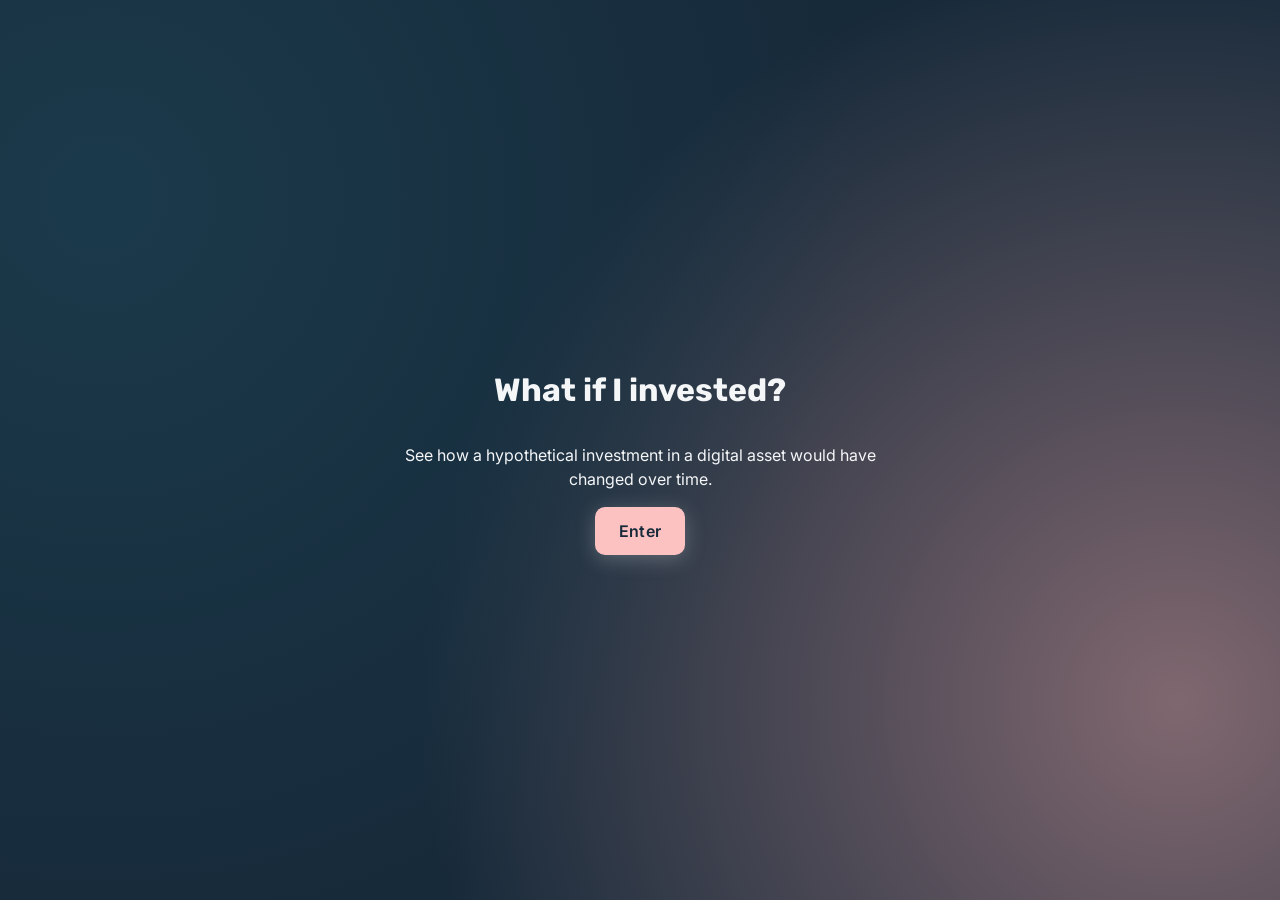
<file: index.html>
<!DOCTYPE html>
<html lang="en">
  <head>
    <meta charset="UTF-8" />
    <meta name="viewport" content="width=device-width, initial-scale=1.0" />
    <title>What if I invested?</title>

    <link rel="preconnect" href="https://fonts.googleapis.com">
    <link rel="preconnect" href="https://fonts.gstatic.com" crossorigin>
    <link href="https://fonts.googleapis.com/css2?family=Inter:wght@400;500;600&family=Rubik:wght@500;700&display=swap" rel="stylesheet">
    <link rel="icon" href="data:,">

    <link rel="stylesheet" href="./style.css" />
  </head>

  <body>
    <main class="landing">
      <h1>What if I invested?</h1>
      <p class="subtitle">See how a hypothetical investment in a digital asset would have changed over time.</p>
      <a href="calculator.html" class="calculate-btn">Enter</a>
    </main>
  </body>
</html>
</file>
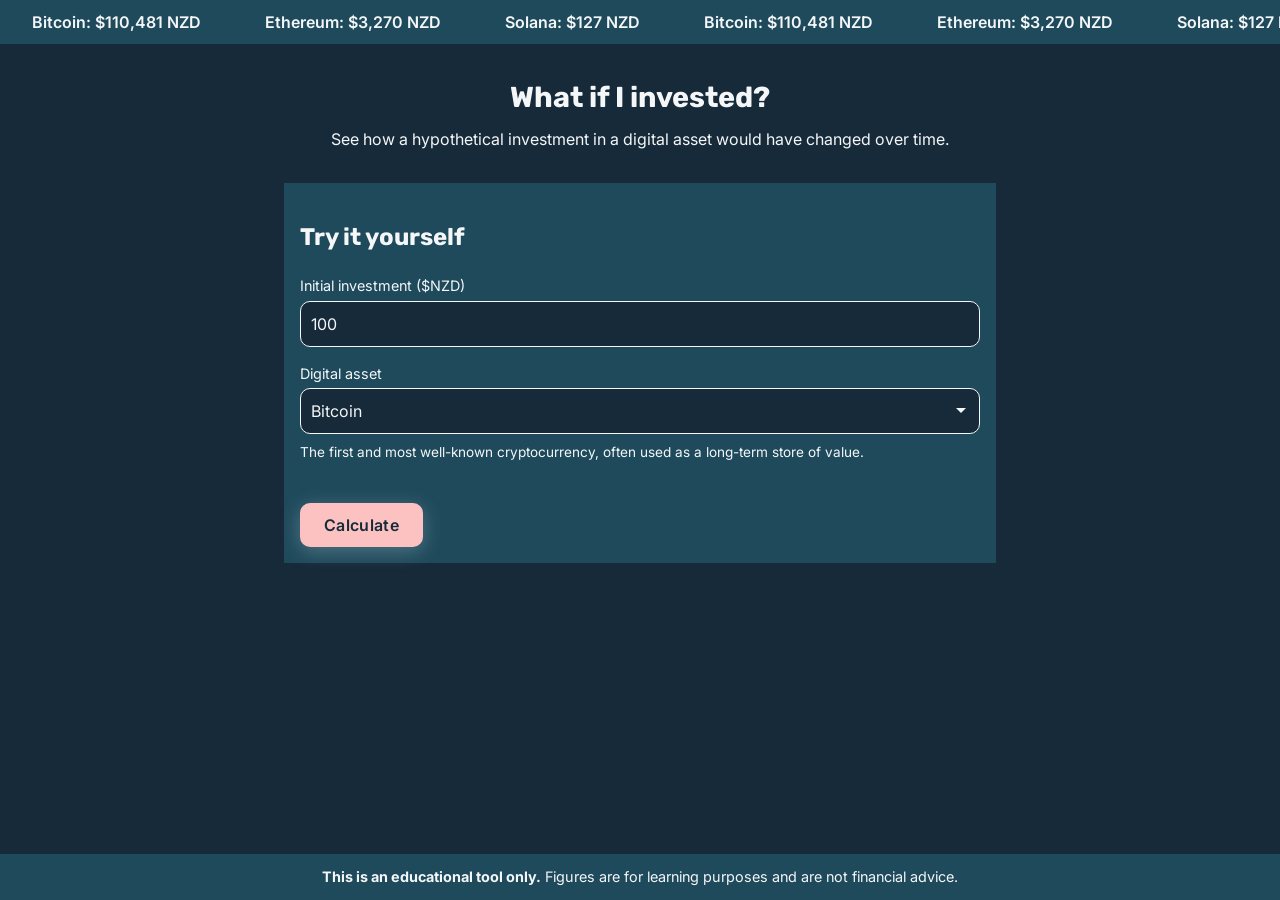
<file: calculator.html>
<!DOCTYPE html>
<html lang="en">
  <head>
    <meta charset="UTF-8" />
    <!-- This makes the page render properly on mobile widths instead of zoomed-out desktop view -->
    <meta name="viewport" content="width=device-width, initial-scale=1.0" />
    <title>What if I invested?</title>

    <!-- Preconnect makes the Google Fonts request faster -->
    <link rel="preconnect" href="https://fonts.googleapis.com">
    <link rel="preconnect" href="https://fonts.gstatic.com" crossorigin>
    <!-- Loads Inter (for the body text) and Rubik (for the headings) -->
    <link href="https://fonts.googleapis.com/css2?family=Inter:wght@400;500;600&family=Rubik:wght@500;700&display=swap" rel="stylesheet">
    <link rel="icon" href="data:,">

    <link rel="stylesheet" href="./style.css" />
  </head>

  <body>
    <div class="price-ticker" aria-hidden="true">
  <div class="ticker-track" id="ticker-track"></div>
</div>
    

    <header class="site-header">
      <h1>What if I invested?</h1>
      <p class="subtitle">See how a hypothetical investment in a digital asset would have changed over time.</p>
    </header>


    <main id="app">
      <!-- Input panel: investment amount and asset selector -->
      <section class="input-panel" aria-labelledby="input-heading">
        <h2 id="input-heading">Try it yourself</h2>
        <form id="investment-form">
          <div class="field">
            <label for="amount">Initial investment ($NZD)</label>
            <input type="number" id="amount" name="amount" min="1" step="1" value="100" required />
          </div>
          <div class="field">
            <label for="asset">Digital asset</label>
            <!-- This is filled in automatically by script.js -->
            <select id="asset" name="asset" required>
              <option value="" disabled selected>Select an asset</option>
            </select>
            <p id="asset-description" class="asset-description" aria-live="polite"></p>
          </div>
          <button type="submit" class="calculate-btn" id="calculate-btn">Calculate</button>
        </form>
      </section>

      <!-- aria-live means screen readers announce this when it changes (loading/error states) -->
      <p id="status-message" class="status-message" aria-live="polite"></p>


      <p id="calculation-announcement" class="visually-hidden" aria-live="polite"></p>

      <!-- Result cards get injected here by script.js -->
      <section class="results-dashboard hidden" id="results-dashboard" aria-labelledby="results-heading">
  <div class="results-header">
    <h2 id="results-heading">Results</h2>
    <p id="data-status-badge" class="status-badge" aria-live="polite"></p>
  </div>
  <p class="results-note" role="note">Hypothetical results for learning only. Not financial advice.</p>
  <div class="cards" id="results-cards"></div>
  <div class="chart-container" id="results-chart" aria-hidden="true">
    <div id="tradingview-wrap" class="tradingview-widget-container">
      <p class="chart-heading">Price history (real market data)</p>
      <div id="tradingview-chart"></div>
      </div>
      <div id="bar-chart"></div>
    </div>

    </section>
    </main>

<!-- Disclaimer banner which covers the ethical messaging implication (figures are not financial advice) -->
    <div class="disclaimer" role="note">
      <p><strong>This is an educational tool only.</strong> Figures are for learning purposes and are not financial advice.</p>
    </div>


    <!-- defer means this runs after the HTML has fully loaded -->
    <script src="./script.js" defer></script>
    <script src="https://s3.tradingview.com/tv.js" defer></script>
  </body>
</html>
</file>
<file: style.css>
/* Below is an example of custom properties - this is one of the two advanced techniques */
:root {
  --bg-page: #172A3A;     /* deep space blue background for the page */
  --bg-card: #1E4A5C;    /* lighter blue for cards, to make them stand out */
  --text-main: #F4F6F8; /* platinum for main text, to reduce eye strain */
  --text-muted: #9EA3B0; /* cool steel */
  --accent: #FCC2C2; /* distint pink for branding */
  --accent-hover: #E8a5A5; /* slightly darker pink for hover state */
  --radius: 10px;
  --spacing: 8px;
  --positive: #7FD98A; /* green colour-coding for gains */
  --negative: #E88C7D; /* red colour-coding for losses, but also avoids clashing with the colour palette */
}

* { box-sizing: border-box; } /* this makes the padding not ruin the element's width */

body {
  margin: 0;
  min-height: 100vh;
  display: flex;
  flex-direction: column;
  background: var(--bg-page);
  color: var(--text-main);
  font-family: "Inter", system-ui, sans-serif;
  line-height: 1.5;
}

h1, h2, h3, .card-title {
  font-family: "Rubik", "Inter", sans-serif; /* headings use the display font */
}

.disclaimer {
  background: var(--bg-card);
  color: var(--text-main);
  text-align: center;
  padding: calc(var(--spacing) * 1.5);
  font-size: 0.9rem;
  margin-top: auto;
}
.disclaimer p { margin: 0; }

.site-header {
  padding: calc(var(--spacing) * 4) calc(var(--spacing) * 3);
  text-align: center;
}
.site-header h1 { margin: 0 0 var(--spacing) 0; font-size: 1.8rem; }
.subtitle { color: var(--text-main); margin: 0; }


.landing {
  position: relative;
  overflow: hidden;
  min-height: 100vh;
  max-width: none;
  margin: 0;
  display: flex;
  flex-direction: column;
  align-items: center;
  justify-content: center;
  text-align: center;
  gap: calc(var(--spacing) * 1);
  padding: calc(var(--spacing) * 3);
}

.landing::before {
  content: "";
  position: absolute;
  inset: -20%;
  background:
  radial-gradient(circle at 20% 30%, var(--bg-card) 0%, transparent 45%),
  radial-gradient(circle at 80% 70%, var(--accent-hover) 0%, transparent 45%);
  opacity: 0.5;
  animation: drift 14s ease-in-out infinite alternate;
  z-index: 0;
}


.landing h1,
.landing .subtitle,
.landing .calculate-btn {
  position: relative;
  z-index: 1; /* keeps the content above the animated background */
}

@keyframes drift {
  from { transform: translate(-4%, -3%) scale(1); }
  to { transform: translate(4%, 3%) scale(1.12); }
}


@media (prefers-reduced-motion: reduce) {
  .landing::before { animation: none; }
}


.landing .subtitle {
  max-width: 500px;
  margin: 0;
}


.price-ticker {
  width: 100%;
  overflow: hidden;
  background: var(--bg-card);
  padding: calc(var(--spacing) * 1.25) 0;
  min-height: 44px;
}

.ticker-track {
  display: inline-flex;
  white-space: nowrap;
  animation: ticker-scroll 18s linear infinite;
  will-change: transform;
}

.visually-hidden {
  position: absolute;
  width: 1px;
  height: 1px;
  padding: 0;
  margin: -1px;
  overflow: hidden;
  clip: rect(0, 0, 0, 0);
  white-space: nowrap;
  border: 0;
}



.ticker-item {
  flex-shrink: 0;
  padding: 0 calc(var(--spacing) * 4);
  font-weight: 600;
  color: var(--text-main);
}
@keyframes ticker-scroll {
  from { transform: translateX(0); }
  to { transform: translateX(-33.333%); }
}

/* This respects users who have asked their OS/browser to reduce motion */
@media (prefers-reduced-motion: reduce) {
  .ticker-track { animation: none; }
}

/* The interface will be displayed as a column by default */
main {
  display: flex;
  flex-direction: column;
  gap: calc(var(--spacing) * 3);
  padding: 0 calc(var(--spacing) * 3) calc(var(--spacing) * 6);
  width: 100%;
  max-width: 900px;
  margin: 0 auto;
}

.input-panel, .results-dashboard {
  background: var(--bg-card);
  border-radius: 0;
  padding: calc(var(--spacing) * 3);
}

.field { display: flex; flex-direction: column; gap: 4px; margin-bottom: calc(var(--spacing) * 2); }
label { font-size: 0.9rem; color: var(--text-main); }

input, select, button {
  font-family: "Inter", sans-serif;
  font-size: 1rem;
  padding: calc(var(--spacing) * 1.5) calc(var(--spacing) * 1.25); /* more vertical padding */
  min-height: 44px; /* this makes sure the touch target meets the accessibility minimum of 44px */
  border-radius: var(--radius);
  border: 1px solid var(--text-main);
  background: var(--bg-page);
  color: var(--text-main);
}

select {
  appearance: none;
  -webkit-appearance: none;
  background-image: url("data:image/svg+xml,%3Csvg xmlns='http://www.w3.org/2000/svg' width='12' height='8' viewBox='0 0 12 8'%3E%3Cpath fill='%23f4f6f8' d='M1 1l5 5 5-5'/%3E%3C/svg%3E");
  background-repeat: no-repeat;
  background-position: right calc(var(--spacing) * 1.5) center;
  padding-right: calc(var(--spacing) * 4); /* room for the arrow */
  cursor: pointer;
  transition: border-color 0.2s ease, box-shadow 0.2s ease;
}

select:hover {
  border-color: var(--accent);
}


button {
  background: var(--accent);
  color: var(--bg-page);
  border: none;
  cursor: pointer;
  font-weight: 600;
  transition: background 0.2s ease;
}


button:hover {
  background: var(--accent-hover);
}


.calculate-btn {
  background-color: var(--accent);
  color: var(--bg-page);
  border: none;
  padding: calc(var(--spacing) * 1.5) calc(var(--spacing) * 3);
  min-height: 44px;
  margin-top: calc(var(--spacing) * 1); /* small gap so the hover lift has room */
  border-radius: var(--radius);
  font-family: "Inter", sans-serif;
  font-weight: 600;
  font-size: 1rem;
  letter-spacing: 0.02em;
  cursor: pointer;
  box-shadow: 0 4px 20px rgba(244, 246, 248, 0.25);
  transition: transform 0.2s ease, box-shadow 0.2s ease, background-color 0.2s ease;
  display: inline-block;
  text-decoration: none;
}

.calculate-btn:hover {
  background-color: var(--accent-hover);
  transform: translateY(-2px);
  box-shadow: 0 8px 28px rgba(244, 246, 248, 0.35);
}

.calculate-btn:disabled {
  opacity: 0.7;
  cursor: not-allowed;
  transform: none;
}

.calculate-btn:active {
  transform: translateY(0);
  box-shadow: 0 2px 10px rgba(244, 246, 248, 0.2);
}

/* Visible focus indicator for keyboard users. This demonstrates accessibility */
input:focus-visible,
select:focus-visible,
button:focus-visible {
  outline: 3px solid var(--accent);
  outline-offset: 2px;
  border-radius: var(--radius);
}


.status-message { min-height: 0; margin: 0;color: var(--text-main); }

.results-header {
  display: flex;
  align-items: center;
  justify-content: space-between;
  flex-wrap: wrap;
  gap: calc(var(--spacing) * 0.5);
}

.status-badge {
  display: inline-flex;
  align-items: center;
  gap: 6px;
  font-size: 0.75rem;
  font-weight: 600;
  color: var(--text-main);
  padding: 4px 10px;
  border-radius: calc(var(--radius) / 2);
  margin: 0;
}

.status-badge::before {
  content: "";
  width: 8px;
  height: 8px;
  border-radius: 50%;
  background: var(--text-main);
  flex-shrink: 0;
}

.status-badge.live::before {
  background: var(--accent);
}

.status-badge.fallback::before {
  background: var(--negative);
}



.card {
  background: var(--bg-page);
  color: var(--text-main);
  border-radius: 0;
  padding: calc(var(--spacing) * 2.5);
  margin: calc(var(--spacing) * 1.25);
  transition: box-shadow 0.25s ease;
}

.card:hover {
  box-shadow: 0 0 0 1px var(--accent), 0 10px 30px rgba(244, 246, 248, 0.25);
}


.card p { margin: 4px 0; }

/* this is the colour-coding for gain vs loss, based on user feedback that the plain text didn't stand out enough */
.positive { color: var(--positive); font-weight: 600; }
.negative { color: var(--negative); font-weight: 600; }

.asset-description {
  font-size: 0.85rem;
  color: var(--text-main);
  margin-top: 4px;
  margin-bottom: calc(var(--spacing) * 2);
}


.chart-container {
  margin-top: calc(var(--spacing) * 5);
  padding: calc(var(--spacing) * 2);
}

#tradingview-chart {
  height: 400px;
  width: 100%;
}

.chart-heading {
  font-size: 0.9rem;
  color: var(--text-main);
  margin: 0 0 calc(var(--spacing) * 3) 0;
}

.chart-bars {
  display: flex;
  align-items: flex-end;
  gap: calc(var(--spacing) * 3);
  height: 160px;
}

.chart-bar-wrap {
  flex: 1;
  display: flex;
  flex-direction: column;
  align-items: center;
  height: 100%;
  justify-content: flex-end;
}

.chart-bar-value {
  font-size: 1rem;
  font-weight: 700;
  color: var(--text-main);
  margin-bottom: calc(var(--spacing) * 1);
  letter-spacing: 0.01em;
}

.chart-bar {
  width: 100%;
  border-radius: var(--radius) var(--radius) 0 0;
  min-height: 4px;
  transition: height 0.6s cubic-bezier(0.22, 1, 0.36, 1);
  position: relative;
  overflow: hidden;
  background: var(--accent-hover); /* muted blue for past timeframes */
}

.chart-bar::after {
  content: "";
  position: absolute;
  inset: 0;
  background: linear-gradient(180deg, rgba(244, 246, 248, 0.25), transparent 60%);
}

.chart-bar.now {
  background: var(--accent); /* accented highlight for the "Now" bar */
}

.chart-bar-label {
  font-size: 0.85rem;
  font-weight: 600;
  color: var(--text-main);
  margin-top: calc(var(--spacing) * 1);
}

.results-note {
  font-size: 0.85rem;
  color: var(--text-main);
  margin: var(--spacing) 0 calc(var(--spacing) * 2) 0;
}

.hidden {
  display: none;
}


/* For wider screens, display cards in a 3-column grid */
@media (min-width: 64rem) {
  .cards { display: grid; grid-template-columns: repeat(3, 1fr); }
}


/* Tighten up padding and spacing on wide screens, and narrow the overall layout so it doesn't stretch too wide */
@media (min-width: 64rem) {
  main{
    max-width: 760px;
  }
  .card {
    padding: calc(var(--spacing) * 1.5);
  }

  .card-title {
    font-size: 0.95rem;
    margin-bottom: calc(var(--spacing) * 0.5);
  }

  .card p {
    margin: 2px 0;
  }

  .input-panel, .results-dashboard {
    padding: calc(var(--spacing) * 2);
  }
}
</file>
